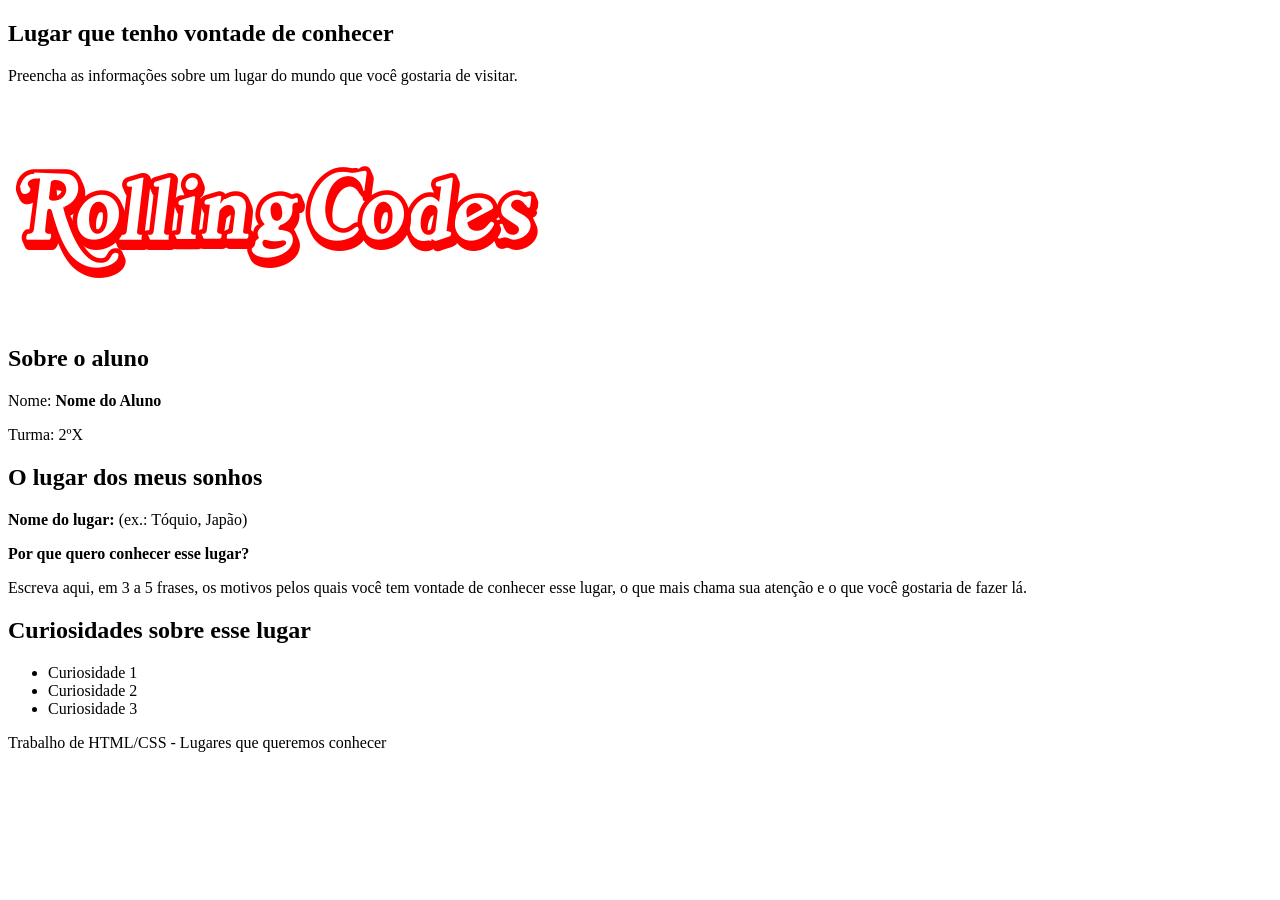
<file: index.html>
<!DOCTYPE html>
<html lang="pt-BR">
<head>
    <meta charset="UTF-8">
    <title>Rolling Codes</title>
    <link rel="stylesheet" href="assets/css/style.css">
    <link rel="shortcut icon" href="assets/icons/favicon.ico" type="image/x-icon">
</head>
<body>

<header>
    <h2>Lugar que tenho vontade de conhecer</h2>
    <p>Preencha as informações sobre um lugar do mundo que você gostaria de visitar.</p>
    <h1 id="rolling-header">Rolling Codes</h1>
</header>

<main>
    <section id="aluno">
        <h2>Sobre o aluno</h2>
        <p>Nome: <strong>Nome do Aluno</strong></p>
        <p>Turma: 2ºX</p>
    </section>

    <section id="lugar">
        <h2>O lugar dos meus sonhos</h2>
        <p><strong>Nome do lugar:</strong> (ex.: Tóquio, Japão)</p>
        <p><strong>Por que quero conhecer esse lugar?</strong></p>
        <p>
            Escreva aqui, em 3 a 5 frases, os motivos pelos quais você tem vontade de conhecer esse lugar,
            o que mais chama sua atenção e o que você gostaria de fazer lá.
        </p>
    </section>

    <section id="curiosidades">
        <h2>Curiosidades sobre esse lugar</h2>
        <ul>
            <li>Curiosidade 1</li>
            <li>Curiosidade 2</li>
            <li>Curiosidade 3</li>
        </ul>
    </section>
</main>

<footer>
    <p>Trabalho de HTML/CSS - Lugares que queremos conhecer</p>
</footer>

</body>
</html>
</file>
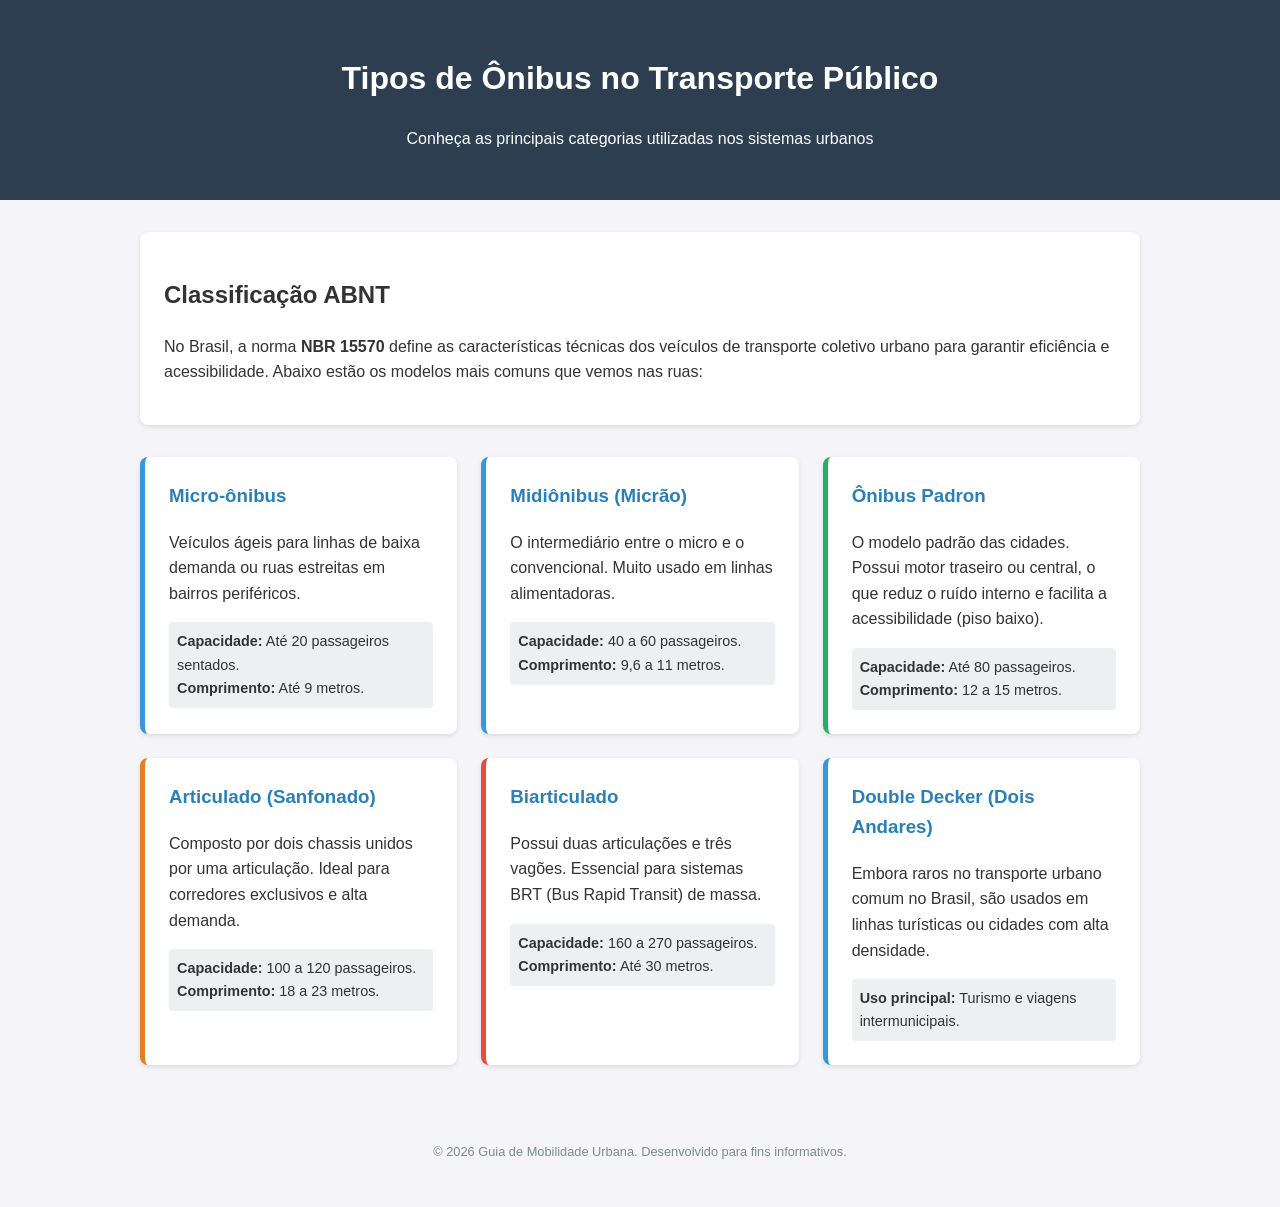
<file: pages/peota.html>
<!DOCTYPE html>
<html lang="pt-br">
<head>
    <meta charset="UTF-8">
    <meta name="viewport" content="width=device-width, initial-scale=1.0">
    <title>Guia de Ônibus Urbanos</title>
    <link rel="stylesheet" href="../assets/css/peota.css">
</head>
<body>

<header>
    <h1>Tipos de Ônibus no Transporte Público</h1>
    <p>Conheça as principais categorias utilizadas nos sistemas urbanos</p>
</header>

<div class="container">
    <section class="intro">
        <h2>Classificação ABNT</h2>
        <p>No Brasil, a norma <strong>NBR 15570</strong> define as características técnicas dos veículos de transporte coletivo urbano para garantir eficiência e acessibilidade. Abaixo estão os modelos mais comuns que vemos nas ruas:</p>
    </section>

    <div class="bus-grid">
        <article class="bus-card">
            <h3>Micro-ônibus</h3>
            <p>Veículos ágeis para linhas de baixa demanda ou ruas estreitas em bairros periféricos.</p>
            <div class="stats">
                <strong>Capacidade:</strong> Até 20 passageiros sentados.<br>
                <strong>Comprimento:</strong> Até 9 metros.
            </div>
        </article>

        <article class="bus-card">
            <h3>Midiônibus (Micrão)</h3>
            <p>O intermediário entre o micro e o convencional. Muito usado em linhas alimentadoras.</p>
            <div class="stats">
                <strong>Capacidade:</strong> 40 a 60 passageiros.<br>
                <strong>Comprimento:</strong> 9,6 a 11 metros.
            </div>
        </article>

        <article class="bus-card" style="border-left-color: #27ae60;">
            <h3>Ônibus Padron</h3>
            <p>O modelo padrão das cidades. Possui motor traseiro ou central, o que reduz o ruído interno e facilita a acessibilidade (piso baixo).</p>
            <div class="stats">
                <strong>Capacidade:</strong> Até 80 passageiros.<br>
                <strong>Comprimento:</strong> 12 a 15 metros.
            </div>
        </article>

        <article class="bus-card" style="border-left-color: #e67e22;">
            <h3>Articulado (Sanfonado)</h3>
            <p>Composto por dois chassis unidos por uma articulação. Ideal para corredores exclusivos e alta demanda.</p>
            <div class="stats">
                <strong>Capacidade:</strong> 100 a 120 passageiros.<br>
                <strong>Comprimento:</strong> 18 a 23 metros.
            </div>
        </article>

        <article class="bus-card" style="border-left-color: #e74c3c;">
            <h3>Biarticulado</h3>
            <p>Possui duas articulações e três vagões. Essencial para sistemas BRT (Bus Rapid Transit) de massa.</p>
            <div class="stats">
                <strong>Capacidade:</strong> 160 a 270 passageiros.<br>
                <strong>Comprimento:</strong> Até 30 metros.
            </div>
        </article>

        <article class="bus-card">
            <h3>Double Decker (Dois Andares)</h3>
            <p>Embora raros no transporte urbano comum no Brasil, são usados em linhas turísticas ou cidades com alta densidade.</p>
            <div class="stats">
                <strong>Uso principal:</strong> Turismo e viagens intermunicipais.
            </div>
        </article>
    </div>
</div>

<footer>
    <p>&copy; 2026 Guia de Mobilidade Urbana. Desenvolvido para fins informativos.</p>
</footer>

</body>
</html>
</file>
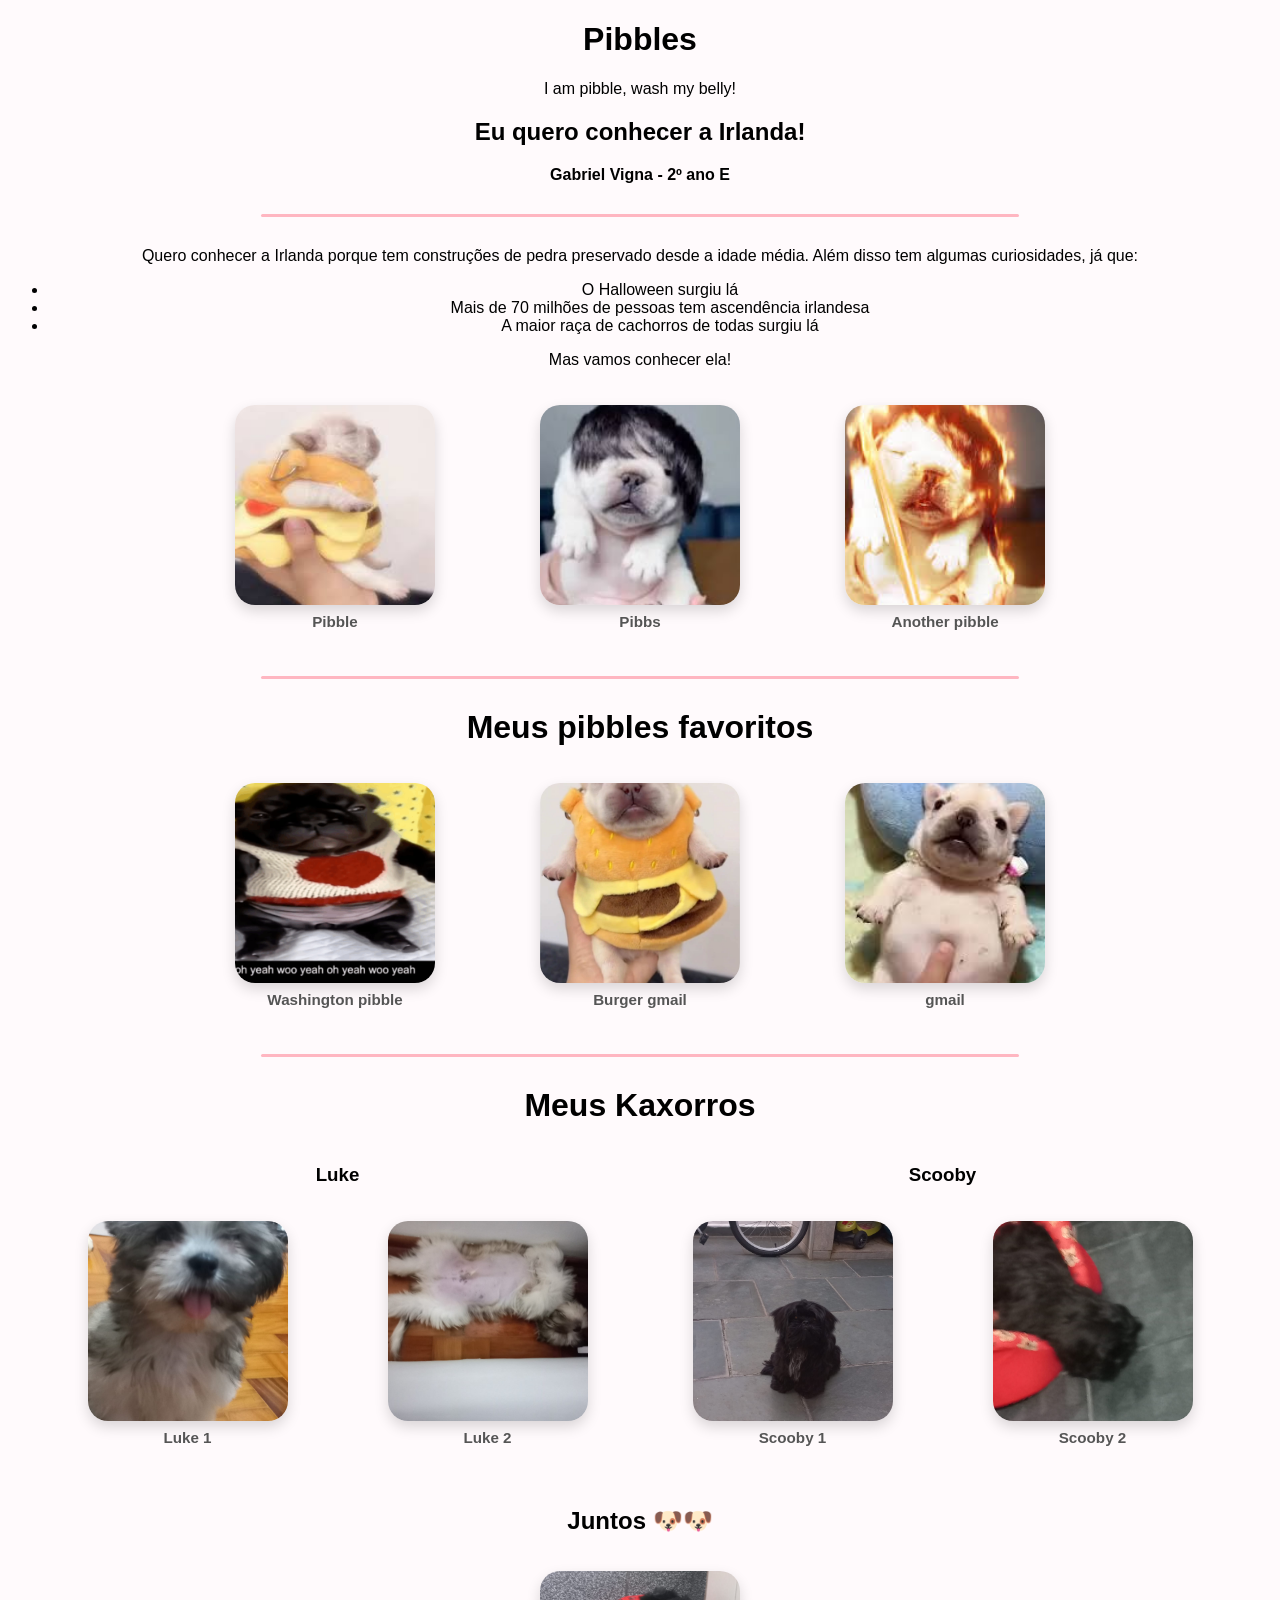
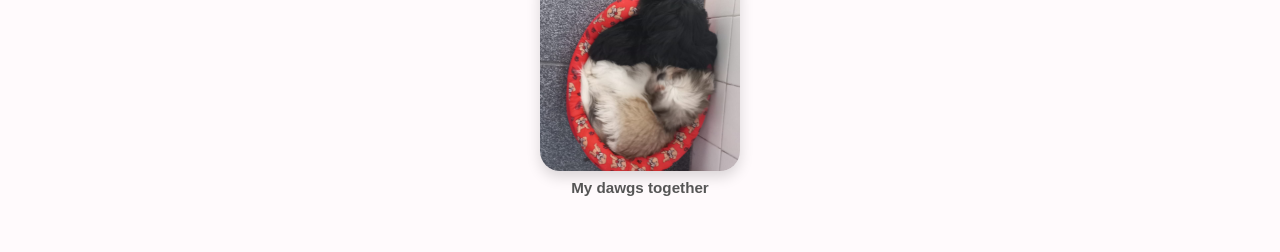
<file: pages/pibb.html>
<!DOCTYPE html>
<html lang="en">
<head>
    <meta charset="UTF-8">
    <meta name="viewport" content="width=device-width, initial-scale=1.0">
    <link rel="stylesheet" href="../assets/css/pibb.css">
    <link rel="shortcut icon" href="../assets/icons/favicon.ico" type="image/x-icon">
    <title>Pibbles</title>   
</head>
<body>

    <h1>Pibbles</h1>
    <p>I am pibble, wash my belly!</p>
    <div class="container">
        <article>
            <h2>Eu quero conhecer a Irlanda!</h2>
            <p><strong>Gabriel Vigna - 2º ano E</strong></p>
            <hr>
            <p>Quero conhecer a Irlanda porque tem construções de pedra preservado desde a idade média. Além disso tem algumas curiosidades, já que:</p>
            <ul>
                <li>O Halloween surgiu lá</li>
                <li>Mais de 70 milhões de pessoas tem ascendência irlandesa</li>
                <li>A maior raça de cachorros de todas surgiu lá</li>
            </ul>
            <p>Mas vamos conhecer ela!</p>
        </article>
    </div>

    <div class="top-pibbles">
        <figure class="dog-card">
            <img src="../assets/images/pibbimgs/pibble.jpg" alt="Pibble">
            <figcaption>Pibble</figcaption>
        </figure>

        <figure class="dog-card">
            <img src="../assets/images/pibbimgs/pibble2jpg.jpg" alt="Pibbs">
            <figcaption>Pibbs</figcaption>
        </figure>

        <figure class="dog-card">
            <img src="../assets/images/pibbimgs/pibble3.jpg" alt="Another pibble">
            <figcaption>Another pibble</figcaption>
        </figure>
    </div>

    <hr>

    <h1>Meus pibbles favoritos</h1>

    <div class="favorites">
        <figure class="dog-card">
            <img src="../assets/images/pibbimgs/washington.png" alt="Washington pibble">
            <figcaption>Washington pibble</figcaption>
        </figure>

        <figure class="dog-card">
            <img src="../assets/images/pibbimgs/burger.jpg" alt="Burger gmail">
            <figcaption>Burger gmail</figcaption>
        </figure>

        <figure class="dog-card">
            <img src="../assets/images/pibbimgs/gmail.jpg" alt="gmail">
            <figcaption>gmail</figcaption>
        </figure>
    </div>

<hr>

<h1>Meus Kaxorros</h1>

<div class="dawgs">

    <div class="dawg-group">
        <h3>Luke</h3>
        <div class="dawg-photos">
            <figure class="dog-card">
                <img src="../assets/images/pibbimgs/luke1.jpeg" alt="Dawg one photo 1">
                <figcaption>Luke 1</figcaption>
            </figure>

            <figure class="dog-card">
                <img src="../assets/images/pibbimgs/luke2.jpeg" alt="Dawg one photo 2">
                <figcaption>Luke 2</figcaption>
            </figure>
        </div>
    </div>

    <div class="dawg-group">
        <h3>Scooby</h3>
        <div class="dawg-photos">
            <figure class="dog-card">
                <img src="../assets/images/pibbimgs/scooby1.jpeg" alt="Dawg two photo 1">
                <figcaption>Scooby 1</figcaption>
            </figure>

            <figure class="dog-card">
                <img src="../assets/images/pibbimgs/scooby2.jpeg" alt="Dawg two photo 2">
                <figcaption>Scooby 2</figcaption>
            </figure>
        </div>
    </div>

</div>

<h2>Juntos 🐶🐶</h2>

<div class="together">
    <figure class="dog-card">
        <img src="../assets/images/pibbimgs/2.jpeg" alt="My dawgs together">
        <figcaption>My dawgs together</figcaption>
    </figure>
</div>

</body>
</html>
</file>
<file: assets/css/style.css>
@font-face {
    font-family: 'Kamryn';
    src: url("../fonts/Kamryn.otf") format("opentype");
}

#rolling-header{
    font-family: 'Kamryn', serif;
    letter-spacing: -5px;
    font-size: 6pc;
    color: red;
}
</file>
<file: assets/css/peota.css>
body {
            font-family: 'Segoe UI', Tahoma, Geneva, Verdana, sans-serif;
            line-height: 1.6;
            margin: 0;
            padding: 0;
            background-color: #f4f4f9;
            color: #333;
        }
        header {
            background-color: #2c3e50;
            color: #fff;
            padding: 2rem 1rem;
            text-align: center;
        }
        .container {
            max-width: 1000px;
            margin: 2rem auto;
            padding: 0 1rem;
        }
        .intro {
            background: #fff;
            padding: 1.5rem;
            border-radius: 8px;
            box-shadow: 0 2px 5px rgba(0,0,0,0.1);
            margin-bottom: 2rem;
        }
        .bus-grid {
            display: grid;
            grid-template-columns: repeat(auto-fit, minmax(300px, 1fr));
            gap: 1.5rem;
        }
        .bus-card {
            background: #fff;
            padding: 1.5rem;
            border-radius: 8px;
            border-left: 5px solid #3498db;
            box-shadow: 0 2px 5px rgba(0,0,0,0.1);
            transition: transform 0.3s ease;
        }
        .bus-card:hover {
            transform: translateY(-5px);
        }
        .bus-card h3 {
            margin-top: 0;
            color: #2980b9;
        }
        .stats {
            font-size: 0.9rem;
            background: #ecf0f1;
            padding: 0.5rem;
            border-radius: 4px;
            margin-top: 10px;
        }
        footer {
            text-align: center;
            padding: 2rem;
            font-size: 0.8rem;
            color: #7f8c8d;
        }
</file>
<file: assets/css/pibb.css>
body {
    font-family: 'Nunito', 'Quicksand', 'Comfortaa', sans-serif;
    text-align: center;
    background-color: #fffafc;
}

.top-pibbles,
.favorites,
.dawgs {
    display: flex;
    justify-content: center;
    gap: 25px;
    flex-wrap: wrap;
    margin: 20px 0;
}

.dog-card {
    display: flex;
    flex-direction: column;
    align-items: center;
}


.dog-card figcaption {
    margin-top: 8px;
    font-size: 0.95rem;
    color: #555;
    font-weight: 600;
}
/* groups */
.dawg-group {
    margin-bottom: 25px;
}

/* photos inside each dog */
.dawg-photos {
    display: flex;
    justify-content: center;
    gap: 20px;
    flex-wrap: wrap;
}

/* together section */
.together {
    display: flex;
    justify-content: center;
    margin: 20px 0 40px;
}

/* keep all images SAME SIZE */
.dog-card img {
    width: 200px;
    height: 200px;
    object-fit: cover;
    border-radius: 20px;
    box-shadow: 0 6px 14px rgba(0, 0, 0, 0.15);
    transition: transform 0.25s ease, box-shadow 0.25s ease;
}

.dog-card img:hover {
    transform: scale(1.07);
    box-shadow: 0 10px 22px rgba(0, 0, 0, 0.22);
}

hr {
    border: none;
    height: 3px;
    background-color: #ffb6c1;
    border-radius: 10px;
    width: 60%;
    margin: 30px auto;
}
</file>
